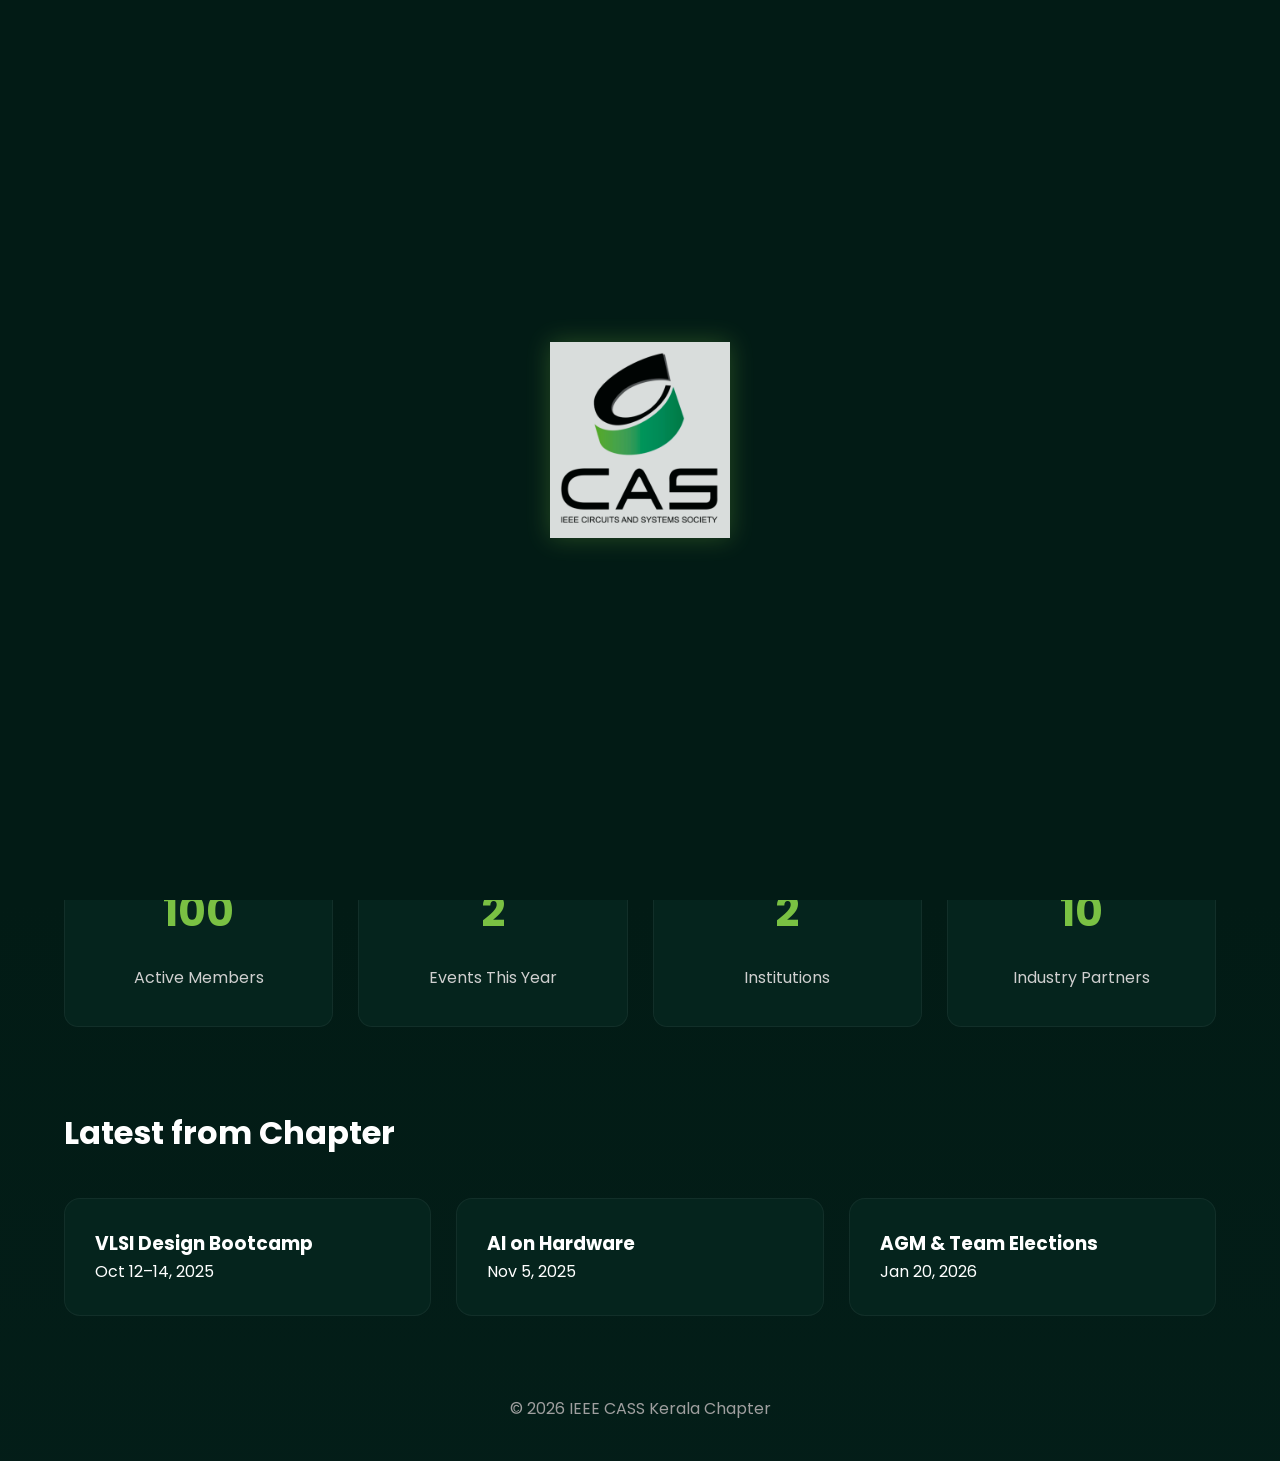
<file: index.html>
<!DOCTYPE html>
<html>
<head>

<meta charset="UTF-8">
<meta name="viewport" content="width=device-width, initial-scale=1">

<title>IEEE CASS Kerala</title>

<link rel="stylesheet" href="css/styles.css">
<link rel="icon" type="image/x-icon" href="images/favicon.ico">

</head>

<body>
<div class="circuit-bg"></div>

<div id="splash">
<img src="images/logo.png">
</div>

<nav class="container">

<div class="logo">
<img src="images/m_logo.png" alt="IEEE Logo">
<span>IEEE CASS Kerala</span>
</div>

<div>
<a href="index.html">Home</a>
<a href="about.html">About</a>
<a href="events.html">Events</a>
<a href="team.html">Team</a>
<a href="contact.html">Contact</a>
</div>

</nav>

<section class="hero container">

<div>

<h1>IEEE Circuits and Systems Society – Kerala Chapter</h1>

<p>
Advancing the theory, analysis, design and implementation of circuits and systems in Kerala.
</p>

<a class="btn" href="about.html">Explore Chapter</a>

</div>

</section>

<section class="stats container">

<div class="stats-grid">

<div class="stat-card">
<h2 class="count" data-target="500">0</h2>
<p>Active Members</p>
</div>

<div class="stat-card">
<h2 class="count" data-target="15">0</h2>
<p>Events This Year</p>
</div>

<div class="stat-card">
<h2 class="count" data-target="10">0</h2>
<p>Institutions</p>
</div>

<div class="stat-card">
<h2 class="count" data-target="50">0</h2>
<p>Industry Partners</p>
</div>

</div>

</section>

<section class="container">

<h2>Latest from Chapter</h2>

<div class="cards">

<div class="card">
<h3>VLSI Design Bootcamp</h3>
<p>Oct 12–14, 2025</p>
</div>

<div class="card">
<h3>AI on Hardware</h3>
<p>Nov 5, 2025</p>
</div>

<div class="card">
<h3>AGM & Team Elections</h3>
<p>Jan 20, 2026</p>
</div>

</div>

</section>

<footer>

<p>© 2026 IEEE CASS Kerala Chapter</p>

</footer>

<script src="js/script.js"></script>

</body>
</html>
</file>
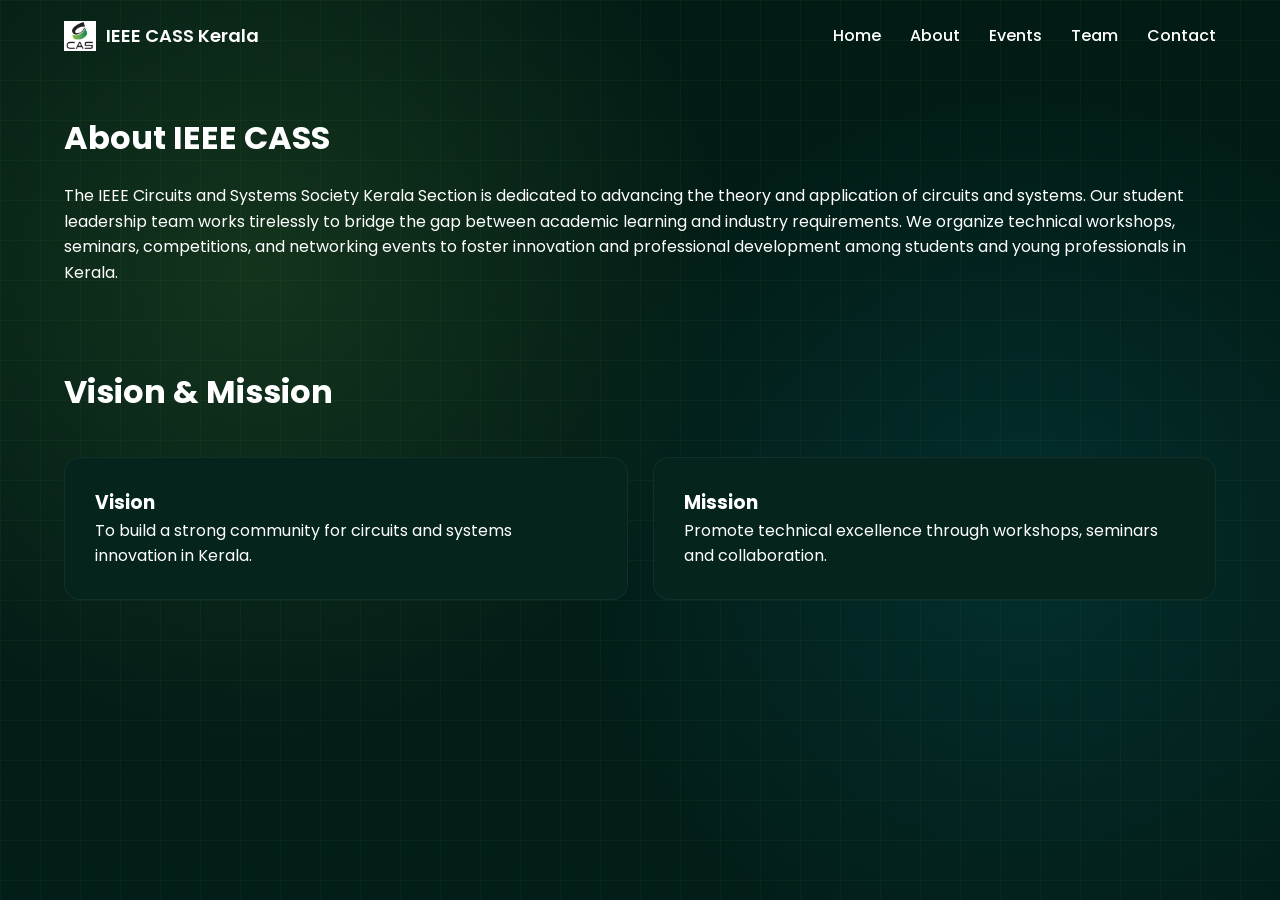
<file: about.html>
<!DOCTYPE html>
<html>
<head>

<meta charset="UTF-8">
<meta name="viewport" content="width=device-width, initial-scale=1">

<title>IEEE CASS Kerala</title>

<link rel="stylesheet" href="css/styles.css">

</head>

<body>
<div class="circuit-bg"></div>

<nav class="container">

<div class="logo">
<img src="images/m_logo.png" alt="IEEE Logo">
<span>IEEE CASS Kerala</span>
</div>

<div>
<a href="index.html">Home</a>
<a href="about.html">About</a>
<a href="events.html">Events</a>
<a href="team.html">Team</a>
<a href="contact.html">Contact</a>
</div>

</nav>

<section class="container">

<h2>About IEEE CASS</h2>

<p>
The IEEE Circuits and Systems Society Kerala Section is dedicated to advancing the theory and application of circuits and systems. Our student leadership team works tirelessly to bridge the gap between academic learning and industry requirements.

We organize technical workshops, seminars, competitions, and networking events to foster innovation and professional development among students and young professionals in Kerala.
</p>

</section>

<section class="container">

<h2>Vision & Mission</h2>

<div class="cards">

<div class="card">
<h3>Vision</h3>
<p>To build a strong community for circuits and systems innovation in Kerala.</p>
</div>

<div class="card">
<h3>Mission</h3>
<p>Promote technical excellence through workshops, seminars and collaboration.</p>
</div>

</div>

</section>

</body>
</html>
</file>
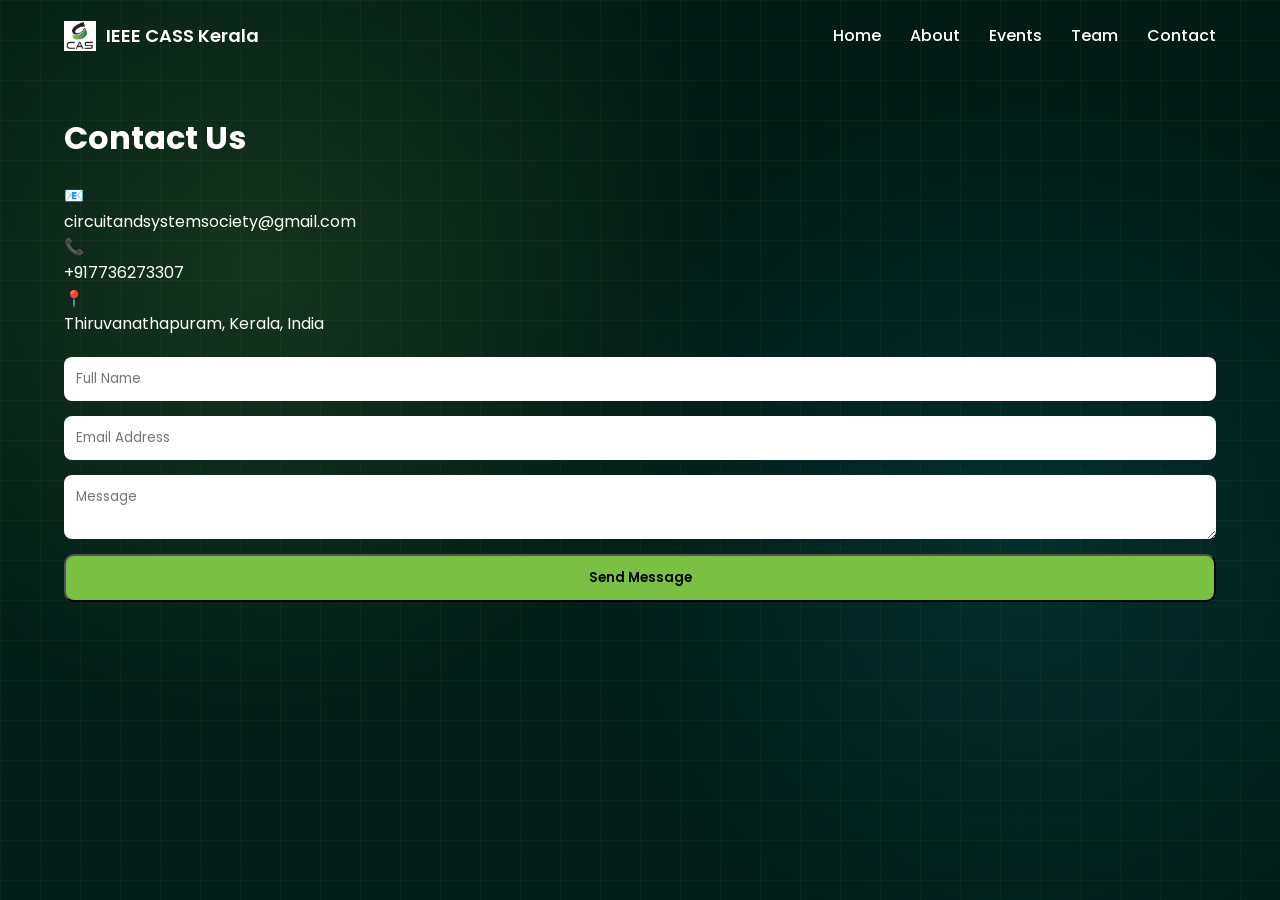
<file: contact.html>
<!DOCTYPE html>
<html>
<head>

<meta charset="UTF-8">
<meta name="viewport" content="width=device-width, initial-scale=1">

<title>IEEE CASS Kerala</title>

<link rel="stylesheet" href="css/styles.css">

</head>

<body>
<div class="circuit-bg"></div>

<nav class="container">

<div class="logo">
<img src="images/m_logo.png" alt="IEEE Logo">
<span>IEEE CASS Kerala</span>
</div>

<div>
<a href="index.html">Home</a>
<a href="about.html">About</a>
<a href="events.html">Events</a>
<a href="team.html">Team</a>
<a href="contact.html">Contact</a>
</div>

</nav>

<section class="container">

<h2>Contact Us</h2>

<div class="contact-info">

<div class="contact-item">
<span class="icon">📧</span>
<p>circuitandsystemsociety@gmail.com</p>
</div>

<div class="contact-item">
<span class="icon">📞</span>
<p>+917736273307</p>
</div>

<div class="contact-item">
<span class="icon">📍</span>
<p>Thiruvanathapuram, Kerala, India</p>
</div>

</div>

<form>

<input placeholder="Full Name">
<input placeholder="Email Address">
<textarea placeholder="Message"></textarea>

<button class="btn">Send Message</button>

</form>

</section>

</body>
</html>
</file>
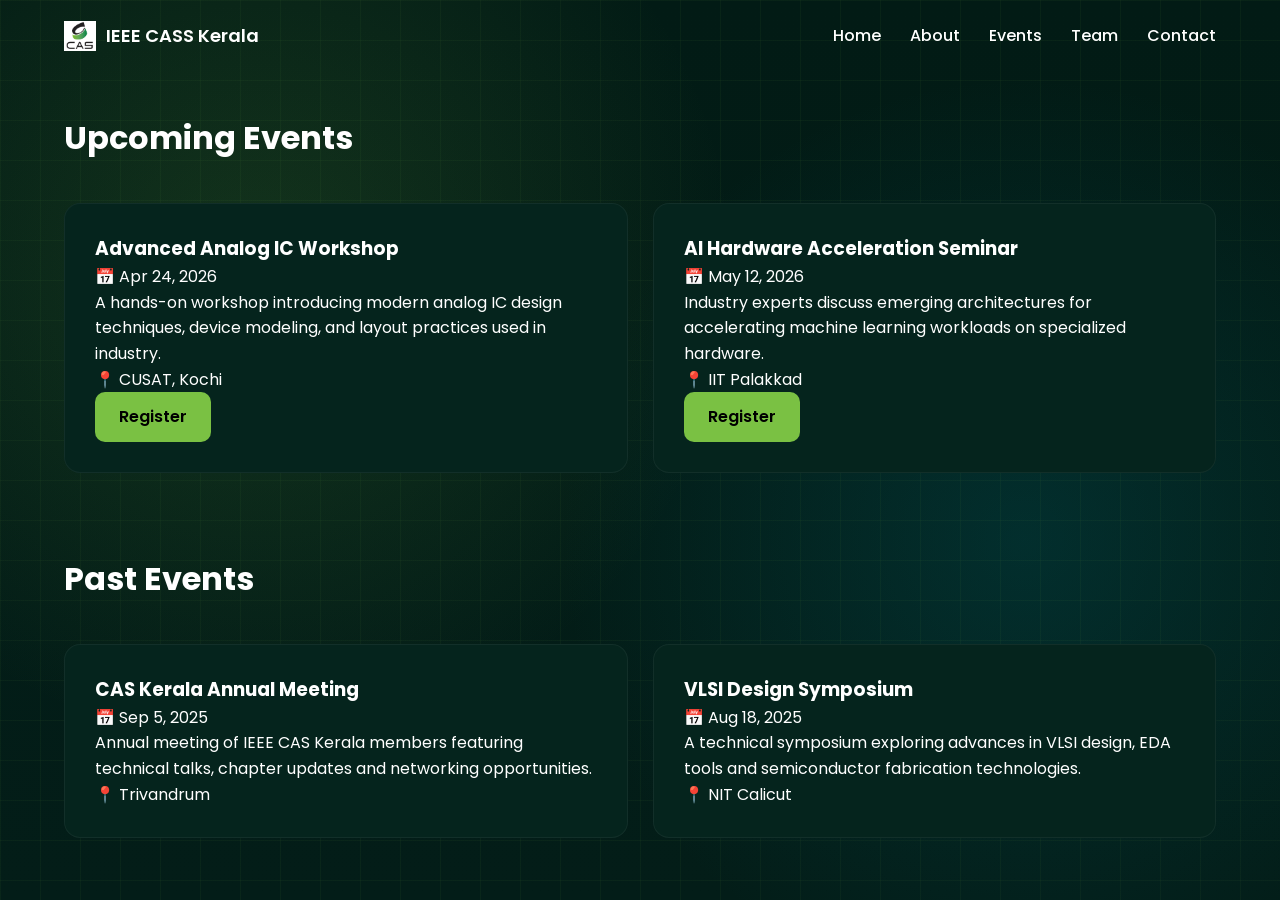
<file: events.html>
<!DOCTYPE html>
<html>
<head>

<meta charset="UTF-8">
<meta name="viewport" content="width=device-width, initial-scale=1">

<title>IEEE CASS Kerala</title>

<link rel="stylesheet" href="css/styles.css">

</head>

<body>
<div class="circuit-bg"></div>

<nav class="container">

<div class="logo">
<img src="images/m_logo.png" alt="IEEE Logo">
<span>IEEE CASS Kerala</span>
</div>

<div>
<a href="index.html">Home</a>
<a href="about.html">About</a>
<a href="events.html">Events</a>
<a href="team.html">Team</a>
<a href="contact.html">Contact</a>
</div>

</nav>

<section class="container">

<h2>Upcoming Events</h2>

<div class="cards">

<div class="card event-card">

<h3>Advanced Analog IC Workshop</h3>

<p class="event-date">📅 Apr 24, 2026</p>

<p>
A hands-on workshop introducing modern analog IC design techniques,
device modeling, and layout practices used in industry.
</p>

<p class="event-location">📍 CUSAT, Kochi</p>

<a class="btn">Register</a>

</div>


<div class="card event-card">

<h3>AI Hardware Acceleration Seminar</h3>

<p class="event-date">📅 May 12, 2026</p>

<p>
Industry experts discuss emerging architectures for accelerating
machine learning workloads on specialized hardware.
</p>

<p class="event-location">📍 IIT Palakkad</p>

<a class="btn">Register</a>

</div>

</div>

</section>


<section class="container">

<h2>Past Events</h2>

<div class="cards">

<div class="card event-card">

<h3>CAS Kerala Annual Meeting</h3>

<p class="event-date">📅 Sep 5, 2025</p>

<p>
Annual meeting of IEEE CAS Kerala members featuring technical talks,
chapter updates and networking opportunities.
</p>

<p class="event-location">📍 Trivandrum</p>

</div>


<div class="card event-card">

<h3>VLSI Design Symposium</h3>

<p class="event-date">📅 Aug 18, 2025</p>

<p>
A technical symposium exploring advances in VLSI design,
EDA tools and semiconductor fabrication technologies.
</p>

<p class="event-location">📍 NIT Calicut</p>

</div>

</div>

</section>

</body>
</html>
</file>
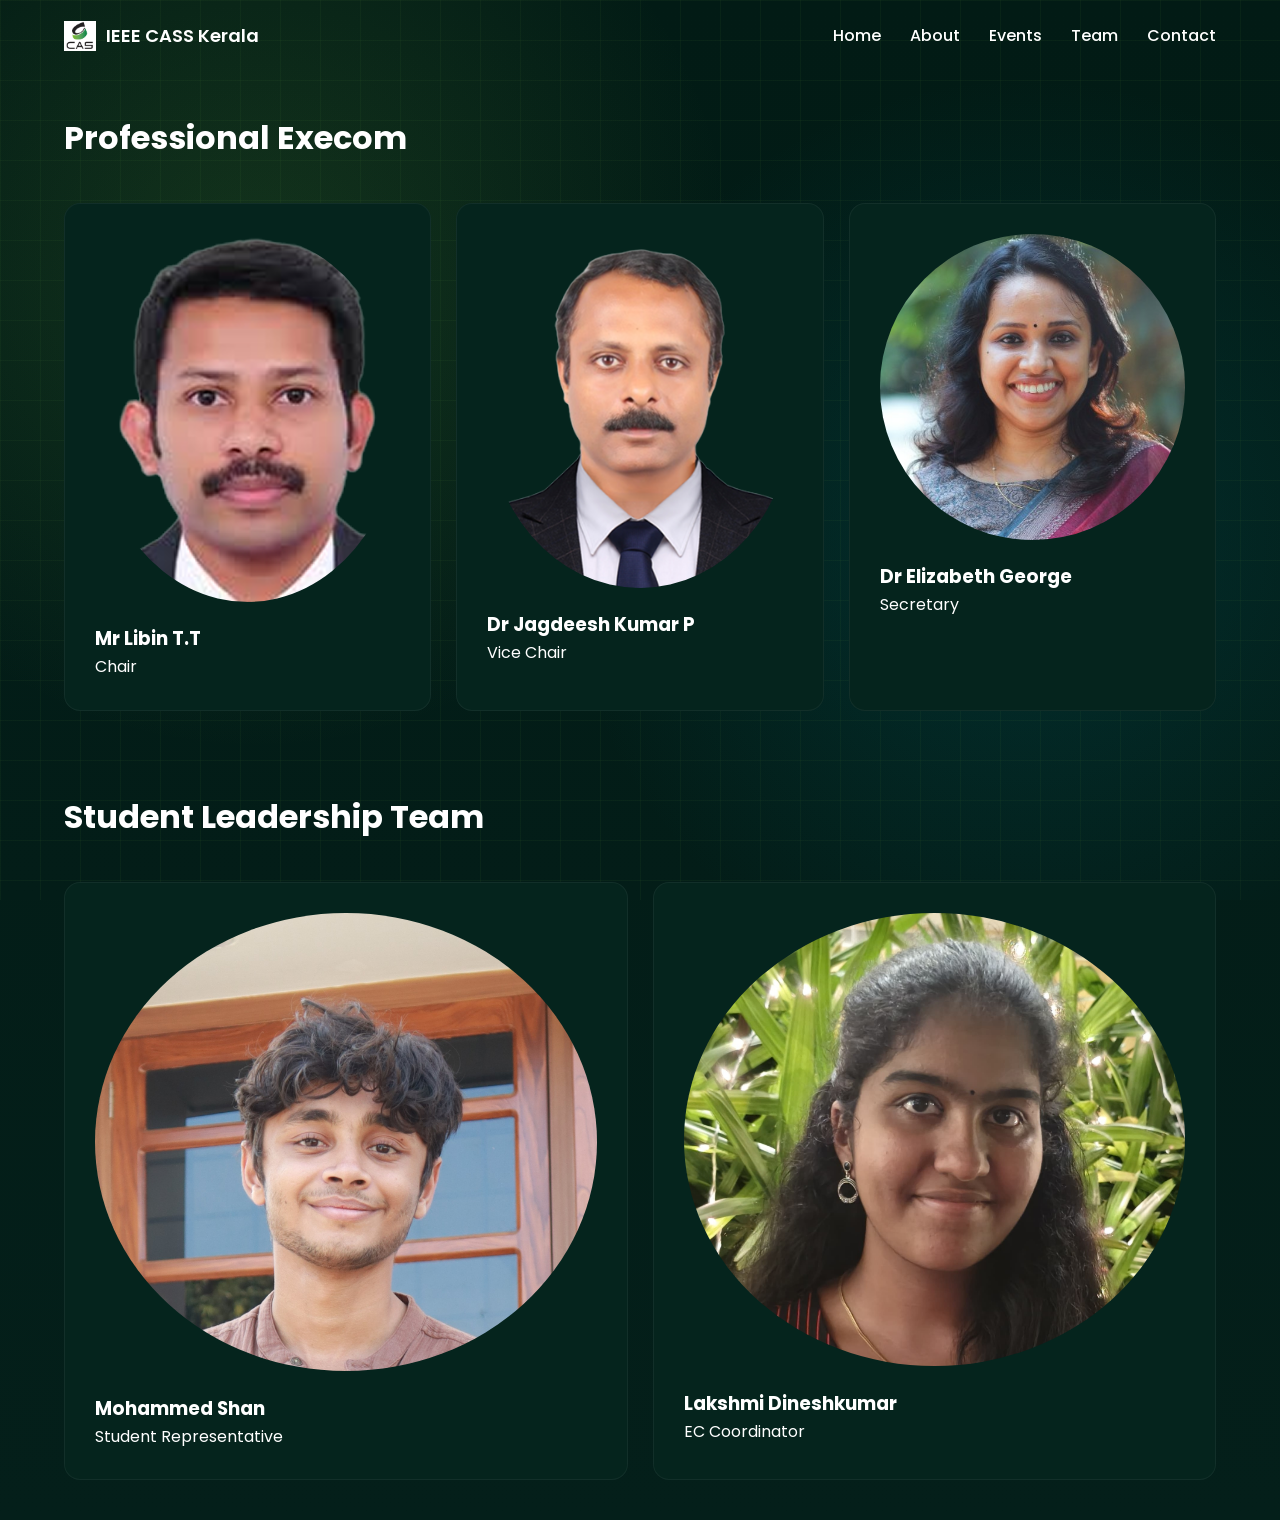
<file: team.html>
<!DOCTYPE html>
<html>
<head>

<meta charset="UTF-8">
<meta name="viewport" content="width=device-width, initial-scale=1">

<title>IEEE CASS Kerala</title>

<link rel="stylesheet" href="css/styles.css">

</head>

<body>
<div class="circuit-bg"></div>

<nav class="container">

<div class="logo">
<img src="images/m_logo.png" alt="IEEE Logo">
<span>IEEE CASS Kerala</span>
</div>

<div>
<a href="index.html">Home</a>
<a href="about.html">About</a>
<a href="events.html">Events</a>
<a href="team.html">Team</a>
<a href="contact.html">Contact</a>
</div>

</nav>

<section class="container team">

<h2>Professional Execom</h2>

<div class="cards">

<div class="card team-card"
data-name="Mr Libin T.T"
data-role="Chair"
data-email="libin@ieee.org"
data-phone="+91 98765 11111">

<img src="images/lt.jpg">
<h3>Mr Libin T.T</h3>
<p>Chair</p>

</div>

<div class="card team-card"
data-name="Dr Jagdeesh Kumar P"
data-role="Vice Chair"
data-email="jagdeesh@ieee.org"
data-phone="+91 98765 22222">

<img src="images/jk.jpg">
<h3>Dr Jagdeesh Kumar P</h3>
<p>Vice Chair</p>

</div>

<div class="card team-card"
data-name="Dr Elizabeth George"
data-role="Secretary"
data-email="elizabeth@ieee.org"
data-phone="+91 98765 33333">

<img src="images/EG.jpeg">
<h3>Dr Elizabeth George</h3>
<p>Secretary</p>

</div>

</div>

</section>



<section class="container team">

<h2>Student Leadership Team</h2>

<div class="cards">

<div class="card team-card"
data-name="Mohammed Shan"
data-role="Student Representative"
data-email="shan@ieee.org"
data-phone="+91 98765 44444">

<img src="images/ms.JPG">
<h3>Mohammed Shan</h3>
<p>Student Representative</p>

</div>

<div class="card team-card"
data-name="Lakshmi Dineshkumar"
data-role="EC Coordinator"
data-email="lakshmi@ieee.org"
data-phone="+91 98765 55555">

<img src="images/ld.jpg">
<h3>Lakshmi Dineshkumar</h3>
<p>EC Coordinator</p>

</div>

</div>

</section>

<div id="teamModal" class="modal">

<div class="modal-content">

<span class="close">&times;</span>

<h3 id="modalName"></h3>
<p id="modalRole"></p>

<div class="modal-contact">

<p>📧 <span id="modalEmail"></span></p>
<p>📞 <span id="modalPhone"></span></p>

</div>

</div>

</div>
<script src="js/script.js"></script>
</body>
</html>
</file>
<file: css/styles.css>
@import url('https://fonts.googleapis.com/css2?family=Poppins:wght@400;600;700&display=swap');

:root{
--primary-dark:#008752;
--primary-light:#7ac143;
--black:#231f20;
--gray:#5f6062;

--gold:#f7c448;
--teal:#007988;
--navy:#22284E;
}

*{
margin:0;
padding:0;
box-sizing:border-box;
font-family:'Poppins',sans-serif;
}

body{
background:linear-gradient(180deg,#021b15,#041f1a);
color:white;
line-height:1.6;
}

.container{
width:90%;
max-width:1200px;
margin:auto;
}

/* animated circuit background */

.circuit-bg{
position:fixed;
top:0;
left:0;
width:100%;
height:100%;
background:
radial-gradient(circle at 20% 30%,rgba(122,193,67,0.15),transparent 40%),
radial-gradient(circle at 80% 60%,rgba(0,120,136,0.2),transparent 40%),
linear-gradient(#021b15,#031d18);
z-index:-2;
}

/* circuit lines */

.circuit-bg::after{
content:"";
position:absolute;
width:100%;
height:100%;
background-image:
linear-gradient(rgba(122,193,67,0.05) 1px,transparent 1px),
linear-gradient(90deg,rgba(122,193,67,0.05) 1px,transparent 1px);
background-size:40px 40px;
animation:circuitMove 30s linear infinite;
}

@keyframes circuitMove{
0%{background-position:0 0}
100%{background-position:400px 400px}
}

/* NAVBAR */

nav{
display:flex;
justify-content:space-between;
align-items:center;
padding:20px 0;
}

nav a{
color:white;
margin-left:25px;
text-decoration:none;
font-weight:500;
}

nav a:hover{
color:var(--primary-light);
}

.logo{
display:flex;
align-items:center;
gap:10px;
font-weight:600;
}

.logo img{
width:32px;
height:32px;
object-fit:contain;
}

.logo span{
font-size:18px;
}
/* HERO */

.hero{
padding:120px 0 30px 0;
display:flex;
min-height:80vh;
display:flex;
align-items:center;
justify-content:space-between;
gap:40px;
}

.hero h1{
font-size:48px;
font-weight:700;
}

.hero p{
margin:20px 0;
color:#c7c7c7;
}

.hero h1{
animation:fadeUp 1.2s ease forwards;
}

.hero p{
animation:fadeUp 1.6s ease forwards;
}

@keyframes fadeUp{
from{
opacity:0;
transform:translateY(40px);
}
to{
opacity:1;
transform:translateY(0);
}
}

.btn{
display:inline-block;
background:var(--primary-light);
color:black;
padding:12px 24px;
border-radius:10px;
text-decoration:none;
font-weight:600;
}

/* STATS SECTION */

.stats{
margin-top:0;
padding-top:20px;
}

.stats-grid{
display:grid;
grid-template-columns:repeat(auto-fit,minmax(200px,1fr));
gap:25px;
margin-top:30px;
}

.stat-card{
background:#05241d;
padding:35px;
border-radius:14px;
text-align:center;
border:1px solid rgba(255,255,255,0.05);
transition:0.4s;
}

.stat-card:hover{
transform:translateY(-8px);
box-shadow:0 12px 30px rgba(0,0,0,0.4);
}

.stat-card h2{
font-size:42px;
color:var(--primary-light);
}

.stat-card p{
margin-top:10px;
color:#cfcfcf;
}

/* CARDS */

.cards{
display:grid;
grid-template-columns:repeat(auto-fit,minmax(260px,1fr));
gap:25px;
margin-top:40px;
}

.card{
background:#05241d;
padding:30px;
border-radius:16px;
border:1px solid rgba(255,255,255,0.05);
transition:all .4s ease;
position:relative;
overflow:hidden;
}

.card::before{
content:"";
position:absolute;
width:120%;
height:120%;
background:linear-gradient(
120deg,
transparent,
rgba(122,193,67,0.3),
transparent
);
top:-20%;
left:-20%;
opacity:0;
transition:0.4s;
}

.card:hover::before{
opacity:1;
}

.card:hover{
transform:translateY(-10px) scale(1.02);
box-shadow:0 15px 40px rgba(0,0,0,0.4);
}

/* SECTION */

section{
padding:40px 0;
}

h2{
font-size:32px;
margin-bottom:20px;
}

/* TEAM */

.team img{
width:100%;
border-radius:50%;
}

/* CONTACT */

form{
display:flex;
flex-direction:column;
gap:15px;
margin-top:20px;
}

input, textarea{
padding:12px;
border-radius:8px;
border:none;
outline:none;
}

/* FOOTER */

footer{
padding:40px 0;
text-align:center;
color:#9f9f9f;
}

/* SPLASH SCREEN */

#splash{
position:fixed;
top:0;
left:0;
width:100%;
height:100vh;
background:#021b15;
display:flex;
flex-direction:column;
justify-content:center;
align-items:center;
z-index:9999;
transition:1s;
}

#splash img{
width:180px;
margin-bottom:20px;
opacity:0.85;
filter:drop-shadow(0 0 12px rgba(122,193,67,0.35));
animation:logoFade 1.6s ease;
}

@keyframes logoFade{
from{
opacity:0;
transform:scale(0.9);
}
to{
opacity:0.85;
transform:scale(1);
}
}

body.no-scroll{
overflow:hidden;
height:100vh;
}

/* MOBILE */

@media(max-width:768px){

.hero{
flex-direction:column;
text-align:center;
}

.hero h1{
font-size:32px;
}

nav{
flex-direction:column;
gap:10px;
}

}

.team-card{
cursor:pointer;
transition:0.35s;
}

.team-card:hover{
transform:translateY(-10px) scale(1.03);
box-shadow:0 15px 35px rgba(0,0,0,0.5);
}

.team-card img{
border-radius:50%;
margin-bottom:15px;
transition:0.3s;
}

.team-card:hover img{
transform:scale(1.08);
}

.modal{
display:none;
position:fixed;
top:0;
left:0;
width:100%;
height:100%;
background:rgba(0,0,0,0.7);
z-index:9999;
justify-content:center;
align-items:center;
}

.modal.active{
display:flex;
}

.modal-content{
background:#05241d;
padding:35px;
border-radius:14px;
width:300px;
text-align:center;
position:relative;
}

.close{
position:absolute;
top:12px;
right:16px;
font-size:22px;
cursor:pointer;
}

.modal-contact{
margin-top:15px;
color:#ccc;
}
</file>
